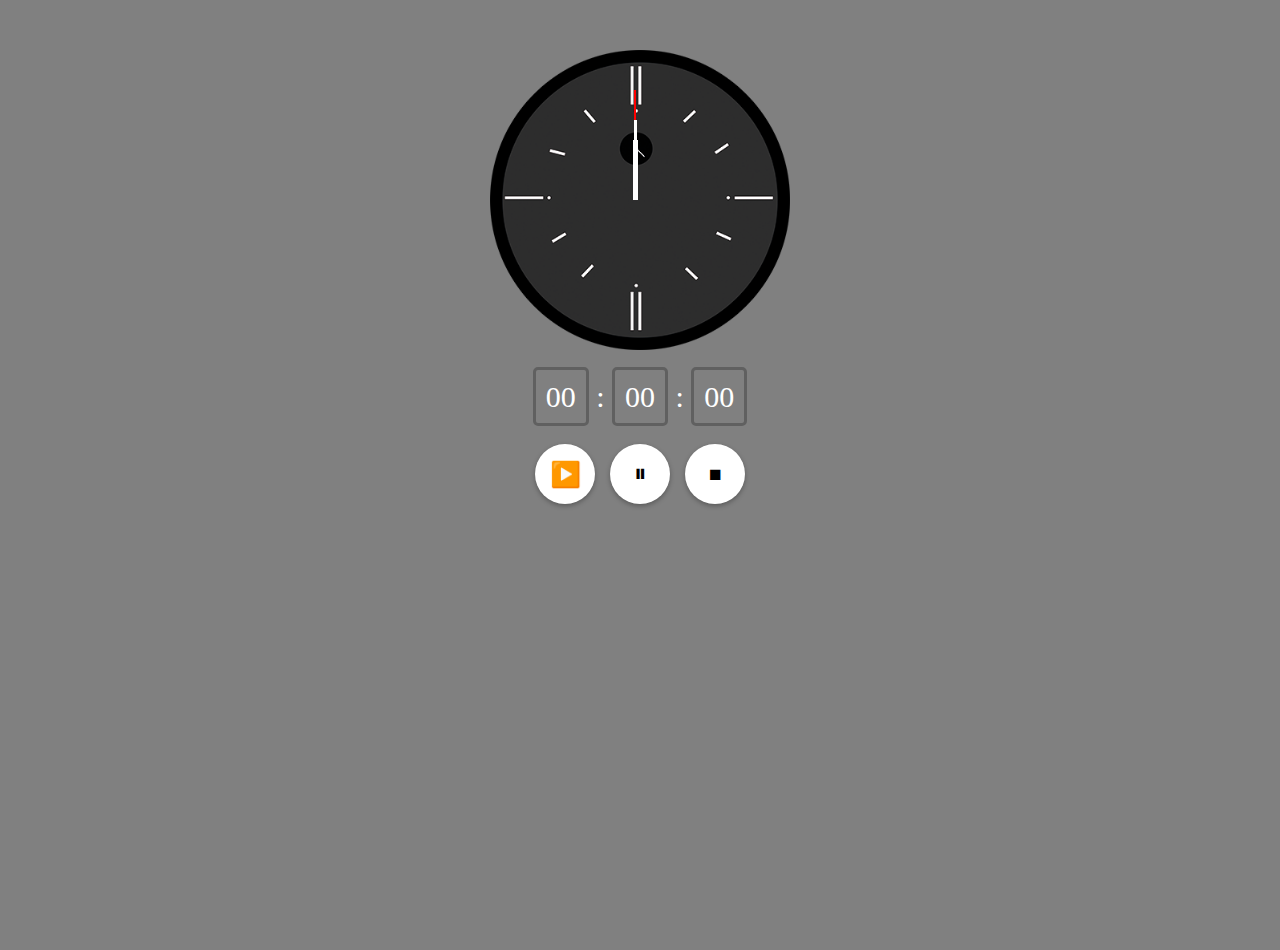
<file: 11/homework/cami/index.html>
<html>
    <head>
        <link rel="stylesheet" href="./assets/css/index.css" media="all">
        <title>Reloj análogo</title>
    </head>
    <body>
        <div class="container">
            <div class="container-analog-clock">
                <div class ="arrow" id="second-arrow"> </div>
                <div class ="arrow" id="minute-arrow"> </div>
                <div class ="arrow" id="hour-arrow"> </div>
            </div>
            <div class="container-digital-clock">
                <span class="text-box" id="hours-txt">00</span>&nbsp;:
                <span class="text-box" id="minutes-txt">00</span>&nbsp;:
                <span class="text-box" id="seconds-txt">00</span>
            </div>
            <div class="container-controls">
                <button id="btn-start"> ▶️ </button>
                <button id="btn-pause"> &#9208; </button>
                <button id="btn-stop"> &#9209; </button>
            </div>
        </div>
        <script src="./assets/js/stopWatch.js"></script>
        <script src="./assets/js/index.js"></script>
    </body>
</html>
</file>
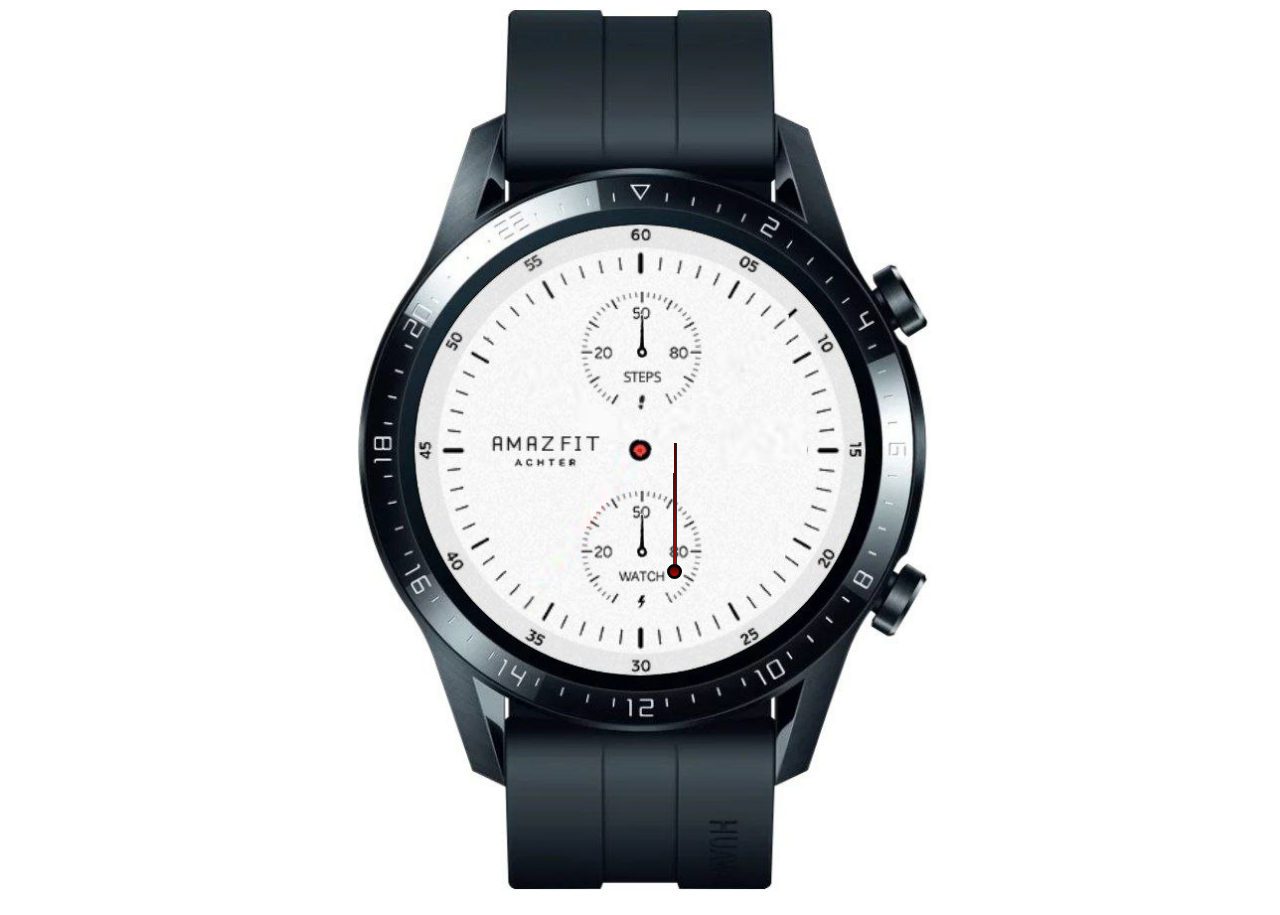
<file: 11/homework/Diego/index.html>
<html>
    <head>
        <link rel="stylesheet" href="assets/css/index.css" media="all">
    </head>
    <body>
        <div class="container">
            <img class="bg" src="assets/img/Reloj.png">
        </div>
        <div id="hour"></div>
        <div id="minute"></div>
        <div id="second"></div>
        <div class="point"></div>
        <div class="numbers">
            <span id="number"></span>
        </div>
        <script src="assets/js/stopWatch.js"></script>
       <script src="assets/js/index.js"></script>
    </body>
</html>
</file>
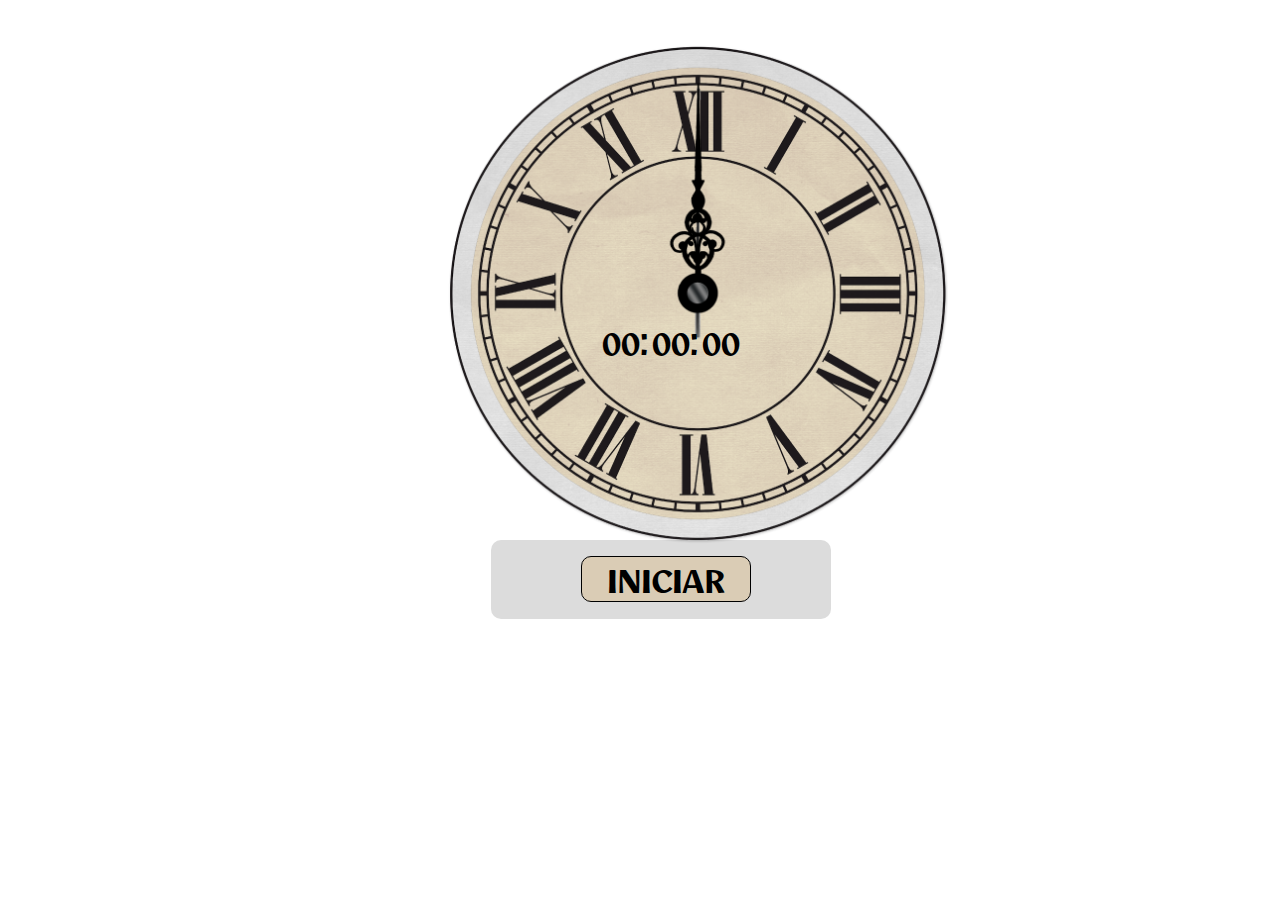
<file: 11/homework/Yisus/index.html>
<html>
    <head>
        <link rel="stylesheet" href="css/index.css" media="all">
        <link rel="preconnect" href="https://fonts.googleapis.com">
        <link rel="preconnect" href="https://fonts.gstatic.com" crossorigin>
        <link href="https://fonts.googleapis.com/css2?family=Yomogi&display=swap" rel="stylesheet"> 
        <link href="https://fonts.googleapis.com/css2?family=Fuggles&family=Yomogi&display=swap" rel="stylesheet"> 
        <link href="https://fonts.googleapis.com/css2?family=Fuggles&family=Yomogi&family=Zen+Tokyo+Zoo&display=swap" rel="stylesheet"> 
        <link href="https://fonts.googleapis.com/css2?family=Fuggles&family=Otomanopee+One&family=Yomogi&family=Zen+Tokyo+Zoo&display=swap" rel="stylesheet"> 
    </head>
    <body>
        

        <div class="adjust">
            <img width="500" height="500" id="reloj" src="img/reloj.png" >
        </div>
        <div class="adjust">
            <img width="500" height="500" id="seconds_img" src="img/secs.png" >
        </div>
        <div class="adjust">
            <img width="500" height="500" id="mins_img" src="img/mins.png" >
        </div>
        <div class="adjust">
            <img width="500" height="500" id="hours_img" src="img/hours.png" >
        </div>
        
        <div class="adjust_text">
            <span id="hours">00:</span>
            <span id="minutes">00:</span>
            <span id="seconds">00</span>
        </div>
        <div class="container_buttons">
            <div class="buttons">
                <button id="stop" onclick="stop()" hidden>DETENER</button>
                <button class="init_button" id="start" onclick="start()">INICIAR</button>
                <button id="restart" onclick="restart()" hidden>REINICIAR</button>
            </div>
        </div>
        <script src="js/stopWatch.js"></script>
        <script src="js/index.js"></script>
    </body>
</html>
</file>
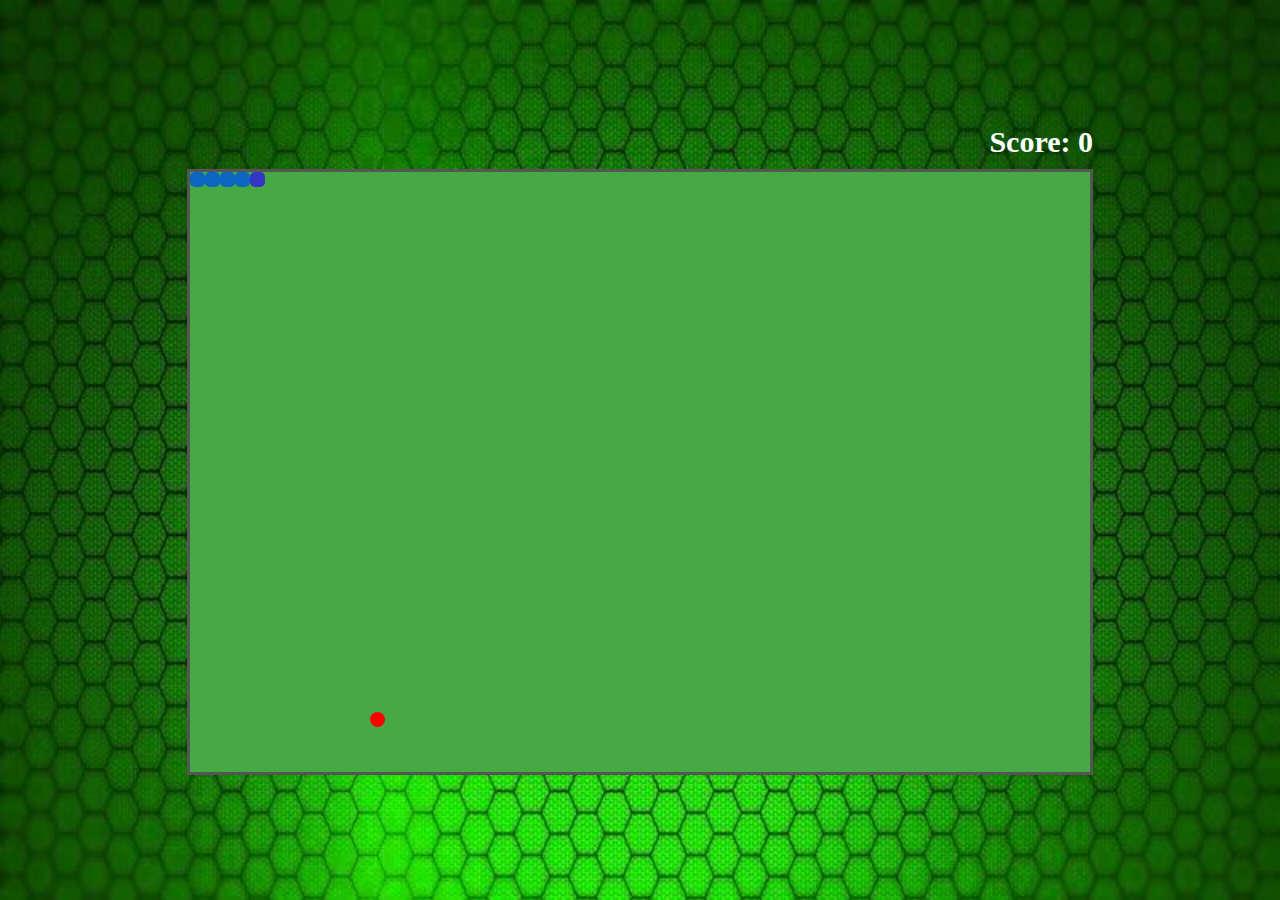
<file: 12/homework/Cami/index.html>
<html>
    <head>
        <link rel="stylesheet" href="./assets/css/index.css" media="all">
        <title>Snake game</title>
    </head>
    <body>
        <div class="container">
            <div class="score" id="score-game"> Score: 0 </div>
            <div class="container-game" id="container-game"></div>
        </div>
        <div id="game-over-container" class="game-over-container">
            <span>Game Over</span>

        </div>
        <script src="./assets/js/square.js"></script>
        <script src="./assets/js/snake.js"></script>
        <script src="./assets/js/food.js"></script>
        <script src="./assets/js/index.js"></script>
    </body>
</html>
</file>
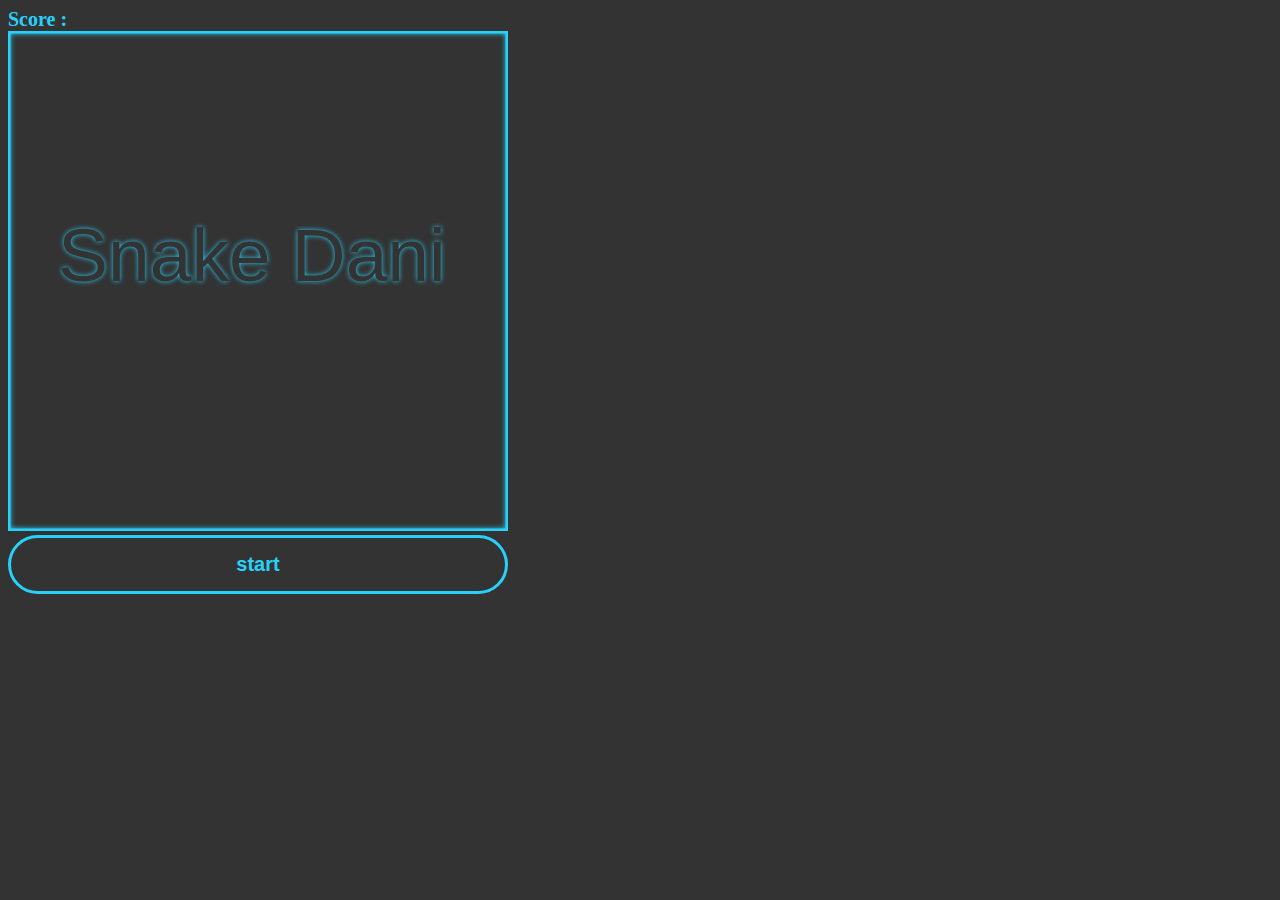
<file: 12/homework/Dani/index.html>
<!DOCTYPE html>
<html lang="en">
<head>
    <meta charset="UTF-8">
    <meta name="viewport" content="width=device-width, initial-scale =1.0">
    <link rel="stylesheet" href="./form.css">
    <title>Culebra</title>
    <div><label id="score">Score :</label><label id="scorev"></label></div>
</head>
<body>
    <div class="Espacio">
        <canvas id="canvas" width="500" height="500"></canvas>
            
                
    </div>
    <div class="botones">
    <button id="start" type="button">start</button> 
    </div>
    <script src="./Objetos.js"></script>
    <script src="./movimiento.js"></script>


    
</body>
</html>
</file>
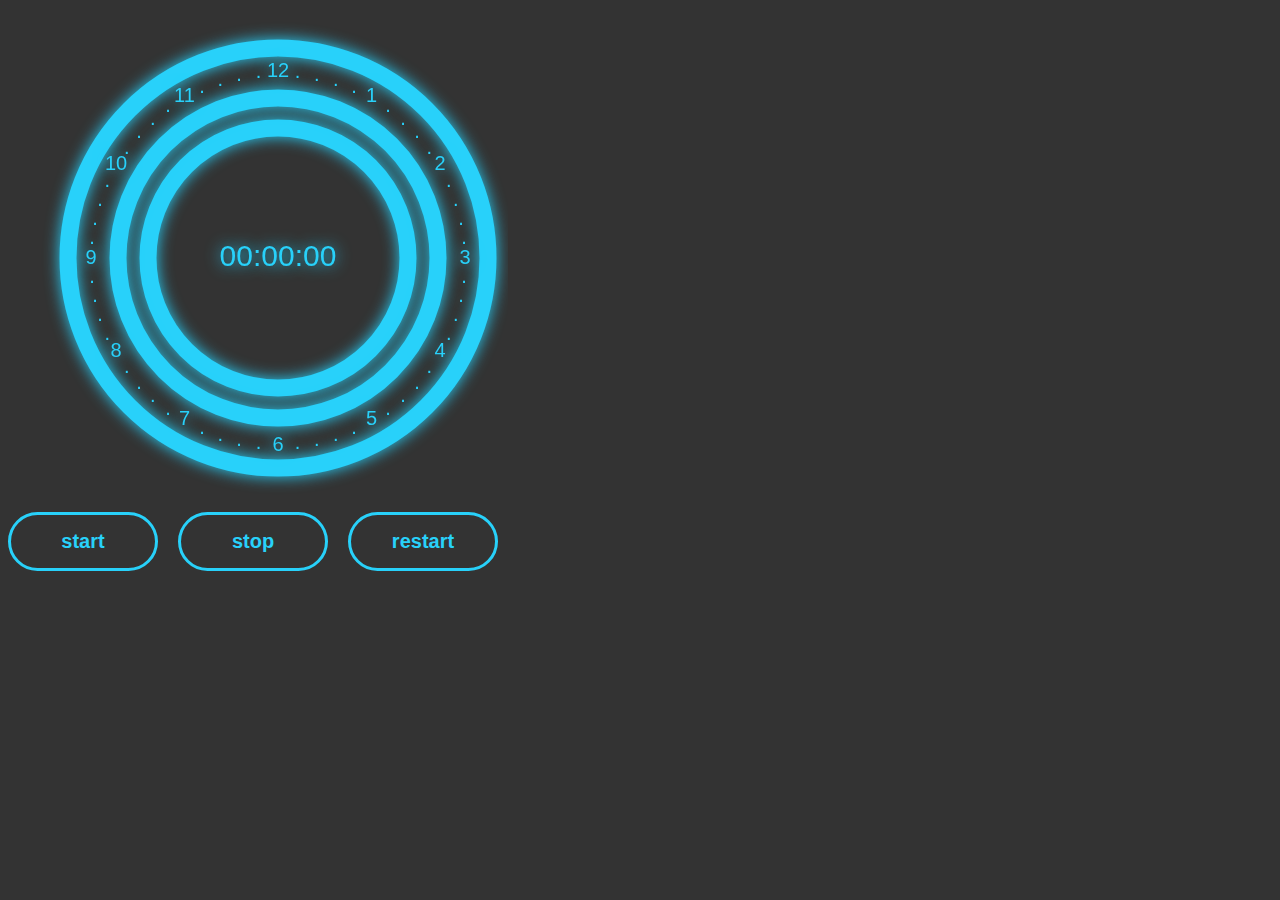
<file: 11/homework/Dani/relojhtml.html>
<!DOCTYPE html>
<html>
    <head>
        <meta charset="UTF-8"/>
        <meta name="viewport" content="width=device-width, initial-scale =1.0">
        <title>pinche reloj</title>
        <link rel="stylesheet" href="./form.css">
    </head>
    <body>
            <div class="Reloj">
                <canvas id="canvas" width="500" height="500"></canvas>
                                </div>
                <div class="botones"> 
                <button id="start" type="button">start</button>  
                <button id="stop" type="button">stop</button>    
                <button id="restart" type="button">restart</button></a>
                <script src="./StopWatch.js"></script>
                <script src="./reloj.js"></script>
                
    </body>
</html>
</file>
<file: 11/homework/cami/assets/css/index.css>
body {
    margin: 0px;
}
.container {
    --offset: 5px;
    display: flex;
    flex-direction: column;
    align-items: center;
    padding-top: 50px;
    background-color: gray;
    width: 100%;
    height: 100%;
}

.container .container-analog-clock {
    width: 300px;
    height: 300px;
    background: url('../img/black-clock.png');
    background-size: cover;
    position: relative;
}

.container .container-analog-clock .arrow {
    position: absolute;
    transform: rotate(0deg);
    transform-origin: bottom;
}

.container .container-analog-clock #second-arrow {
    height: 110px;
    width: 1.5px;
    background-color: red;
    left: calc(50% - var(--offset) - 1.5px / 2);
    top: 40px;
}

.container .container-analog-clock #minute-arrow {
    height: 80px;
    width: 3px;
    background-color: white;
    left: calc(50% - var(--offset) - 3px / 2);
    top: 70px;
}

.container .container-analog-clock #hour-arrow {
    height: 60px;
    width: 5px;
    background-color: white;
    left: calc(50% - 5px - 5px / 2);
    top: 90px;
}

.container .container-digital-clock {
    margin-top: 30px;
    margin-bottom: 30px;
    font-size:  30px;
    color: white;
}

.container .container-digital-clock .text-box {
    font-size: 30px;
    color: white;
    padding: 10px;
    border-radius: 5px;
    border: 3px solid #606060;
}

.container .container-controls {
    display: flex;
    flex-direction: row;
    justify-content: center;
    gap: 15px;
}

.container .container-controls button {
    background: #fff;
    border: none;
    outline: none;
    height: 60px;
    width: 60px;
    font-size: 25px;
    box-shadow: 0px 2px 5px rgb(0 0 0 / 30%);
    cursor: pointer;
    border-radius: 50%;
}
</file>
<file: 11/homework/Diego/assets/css/index.css>
.container{
    width: 100%;
    height: 100%;
    display: flex;
    justify-content: center;
    position: relative;
}

.container .bg{
    height: 100%;
}

#hour{
    width: 4px;
    height: 100px;
    background-image: linear-gradient(rgb(35, 35, 36), rgb(59, 59, 59));
    position: absolute;
    transform: translate(665px,-419px);
    transform-origin: bottom;
}

#minute{
    width: 3px;
    height: 130px;
    background-image: linear-gradient(rgb(35, 35, 36), rgb(59, 59, 59));
    position: absolute;
    transform: translate(666px,-449px);
    transform-origin: bottom;
}

#second{
    width: 2px;
    height: 130px;
    background-image: linear-gradient(rgb(71, 3, 3), rgb(184, 8, 8));
    position: absolute;
    transform: translate(666px,-449px);
    transform-origin: bottom;
}

.point{
    width: 9px;
    height: 9px;
    border-radius: 50%;
    border-style: solid;
    border-color: black;
    background-image: linear-gradient(rgb(71, 3, 3), rgb(184, 8, 8));
    transform: translate(659px,-328px);
    z-index: 2;
}

.numbers{
    position:absolute;
    transform: translate(720px,-345px);
    z-index: 1;
}
</file>
<file: 11/homework/Yisus/css/index.css>
.container_buttons{
  position: absolute;
  left: 38%;
  top: 535;
  width: 25%;
  height: max-content;
  background-color: #dcdcdc;
  padding: 10px;
  margin: 5px;
  border-radius: 10px;
}

.buttons{
  display: flex;
  justify-content: space-between;
}

button{
  width: 53%;
  height: 46px;
  margin: 2%;
  background-color: #daccb5;
  border: black solid 0.7px;
  color: black;
  cursor: pointer;
  font-size: larger;
  border-radius: 10px;
  font-size: 30px;
  z-index:1;
  font-family: 'Otomanopee One', sans-serif;
}

.adjust{
  position:absolute; 
  top:5%; 
  left:35%; 
  visibility:visible; 
  z-index:1
}

.adjust_text{
  position:absolute; 
  top:321; 
  left:47%; 
  visibility:visible; 
  z-index:1
}

span{
  font-family: 'Otomanopee One', sans-serif;
  font-size: 30;
}

.init_button{
  margin-left: 25%;
}
</file>
<file: 12/homework/Cami/assets/css/index.css>
body {
    width: 100%;
    display: flex;
    justify-content: center;
    align-items: center;
    height: 100%;
    margin: 0;
    background-color: #499735;
    background-image: url('../img/background.jpg');
    background-size: cover;
}

.container {
    display: flex;
    flex-direction: column;
    gap: 10px;
}

.container .score {
    align-self: flex-end;
    font-weight: bold;
}

.container .container-game {
    width: 900px;
    height: 600px;
    background-color: rgb(71, 169, 68);
    border: 3px solid rgb(85, 85, 85);
    position: relative;
}

.container .container-game .square {
    position: absolute;
    top: 0;
    left: 0;
    height: 15px;
    width: 15px;
    background-color: rgb(13, 101, 195);
    border-radius: 5px;
}

.container .container-game .square-head {
    position: absolute;
    top: 0;
    left: 0;
    height: 15px;
    width: 15px;
    background-color: rgb(52, 52, 197);
    border-radius: 5px;
}

.container .container-game .food {
    position: absolute;
    top: 0;
    left: 0;
    height: 15px;
    width: 15px;
    background-color: red;
    border-radius: 50%;
}

.container .score {
    font-size: 30px;
    font-weight: bold;
    color: white;
}

.game-over-container {
    display: none;
    position: absolute;
    width: 100%;
    height: 100%;
    z-index: 1;
    background-color: rgba(128, 128, 128, 0.85);
    flex-direction: column;
    align-items: center;
    justify-content: center;
    font-size: 60px;
    font-weight: bold;
    color: white;
}
</file>
<file: 12/homework/Dani/form.css>
body{
    background-color:#333333;
    
}
.botones{
    width: 600px;
    display: grid;
    grid-template-columns: 500px;
    }
#canvas{
    border: #28d1fa 10px;

}
label{
    color:#28d1fa;
	font-size: 20px;
	font-weight: 600; 
}
#start{
	background-color: #333333;
	border-color: #28d1fa;
	color:#28d1fa;
	font-size: 20px;
	font-weight: 600;
	padding-top:15px;
	padding-bottom:15px;
	padding-left:40px;
	padding-right:40px;
	border-width: 3px;
	border-style: solid;
	border-radius:35px;
    z-index:1;
    width: 500;
}
button:hover{
    box-shadow: 0px 0px 2px 2px rgba(80, 79, 79, 0.5);
    background-image: linear-gradient(rgb(59, 59, 59), rgb(110, 110, 110));
}

button:active{
    background-image: linear-gradient(rgb(35, 35, 36), rgb(59, 59, 59));
}
</file>
<file: 11/homework/Dani/form.css>
body{
    background-color:#333333;
    
}
.botones{
    width: 600px;
    display: grid;
    grid-template-columns: 150px 150px 150px;
    column-gap: 20px;


}
#start{
	background-color: #333333;
	border-color: #28d1fa;
	color:#28d1fa;
	font-size: 20px;
	font-weight: 600;
	padding-top:15px;
	padding-bottom:15px;
	padding-left:40px;
	padding-right:40px;
	border-width: 3px;
	border-style: solid;
	border-radius:35px;
}
#stop{
	background-color: #333333;
	border-color: #28d1fa;
	color:#28d1fa;
	font-size: 20px;
	font-weight: 600;
	padding-top:15px;
	padding-bottom:15px;
	padding-left:40px;
	padding-right:40px;
	border-width: 3px;
	border-style: solid;
	border-radius:35px;
}
#restart{
	background-color: #333333;
	border-color: #28d1fa;
	color:#28d1fa;
	font-size: 20px;
	font-weight: 600;
	padding-top:15px;
	padding-bottom:15px;
	padding-left:40px;
	padding-right:40px;
	border-width: 3px;
	border-style: solid;
	border-radius:35px;

}
button:hover{
    box-shadow: 0px 0px 2px 2px rgba(80, 79, 79, 0.5);
    background-image: linear-gradient(rgb(59, 59, 59), rgb(110, 110, 110));
}

button:active{
    background-image: linear-gradient(rgb(35, 35, 36), rgb(59, 59, 59));
}
</file>
